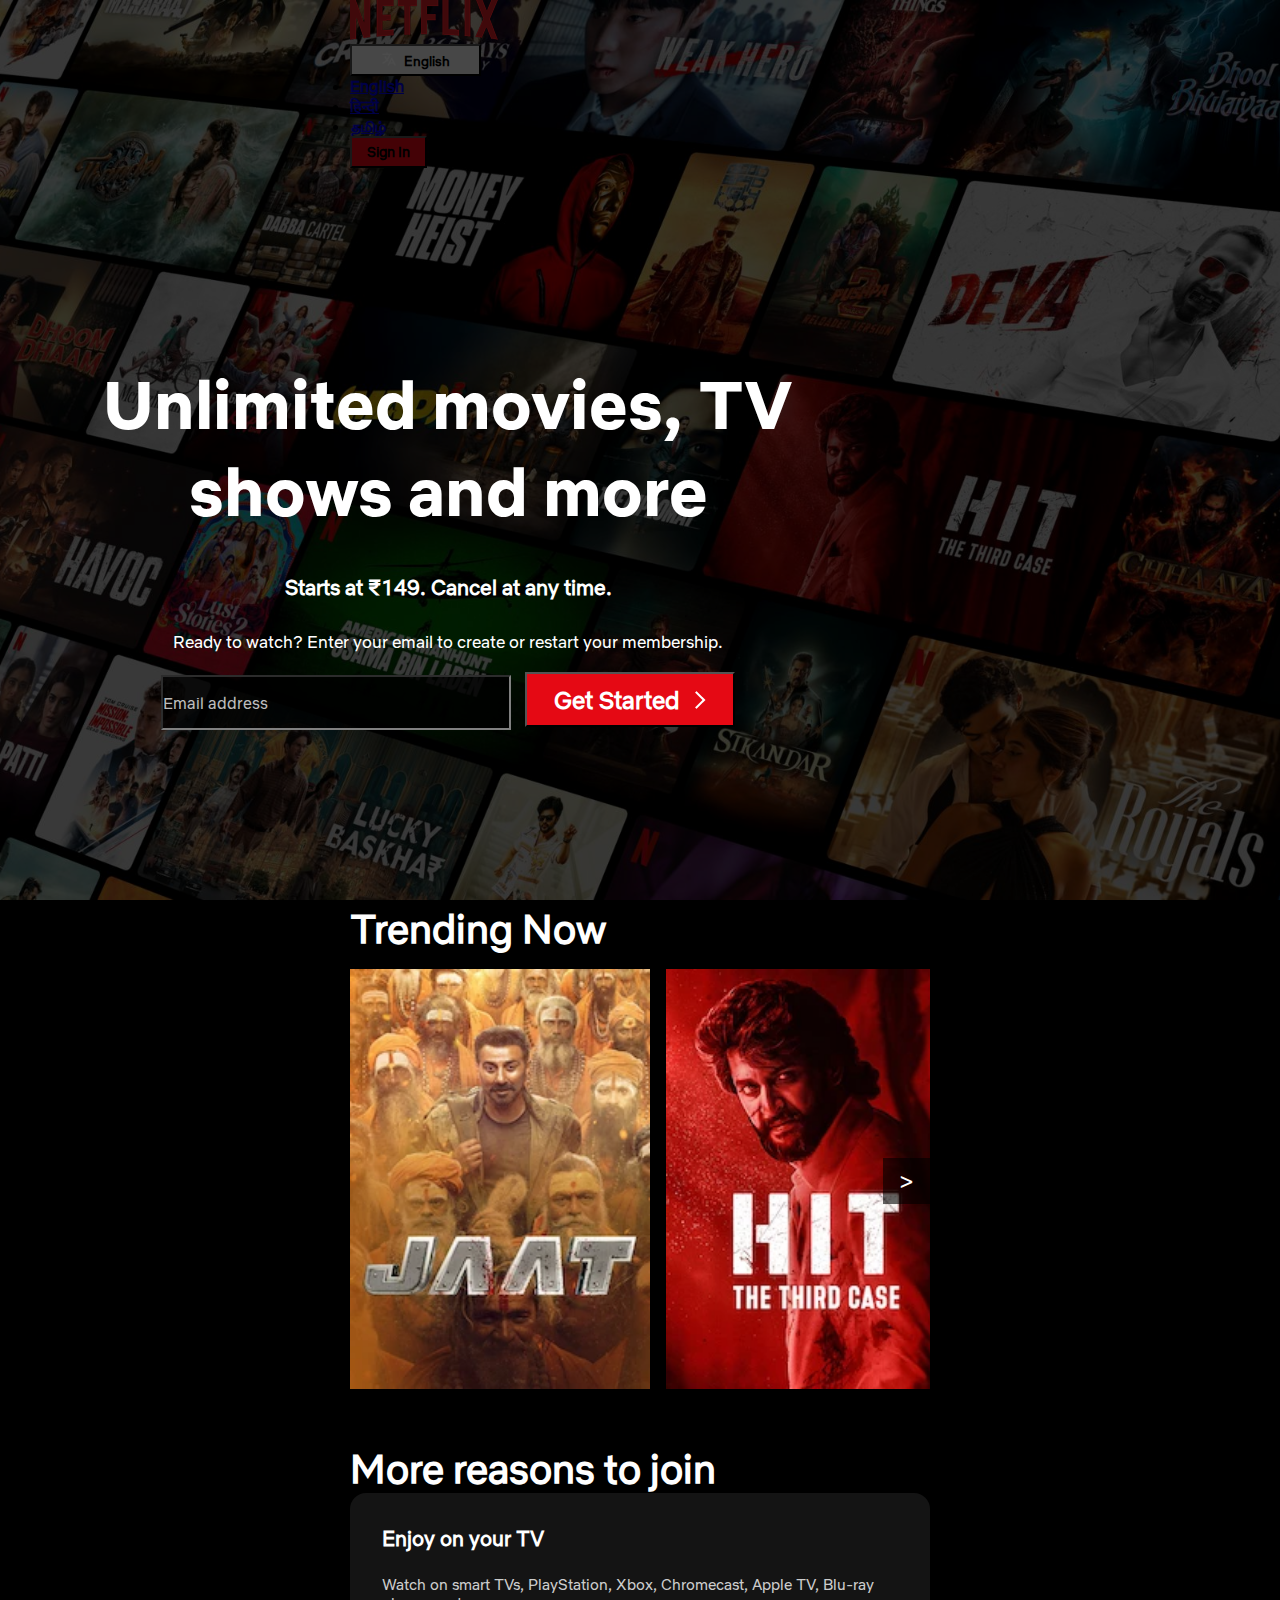
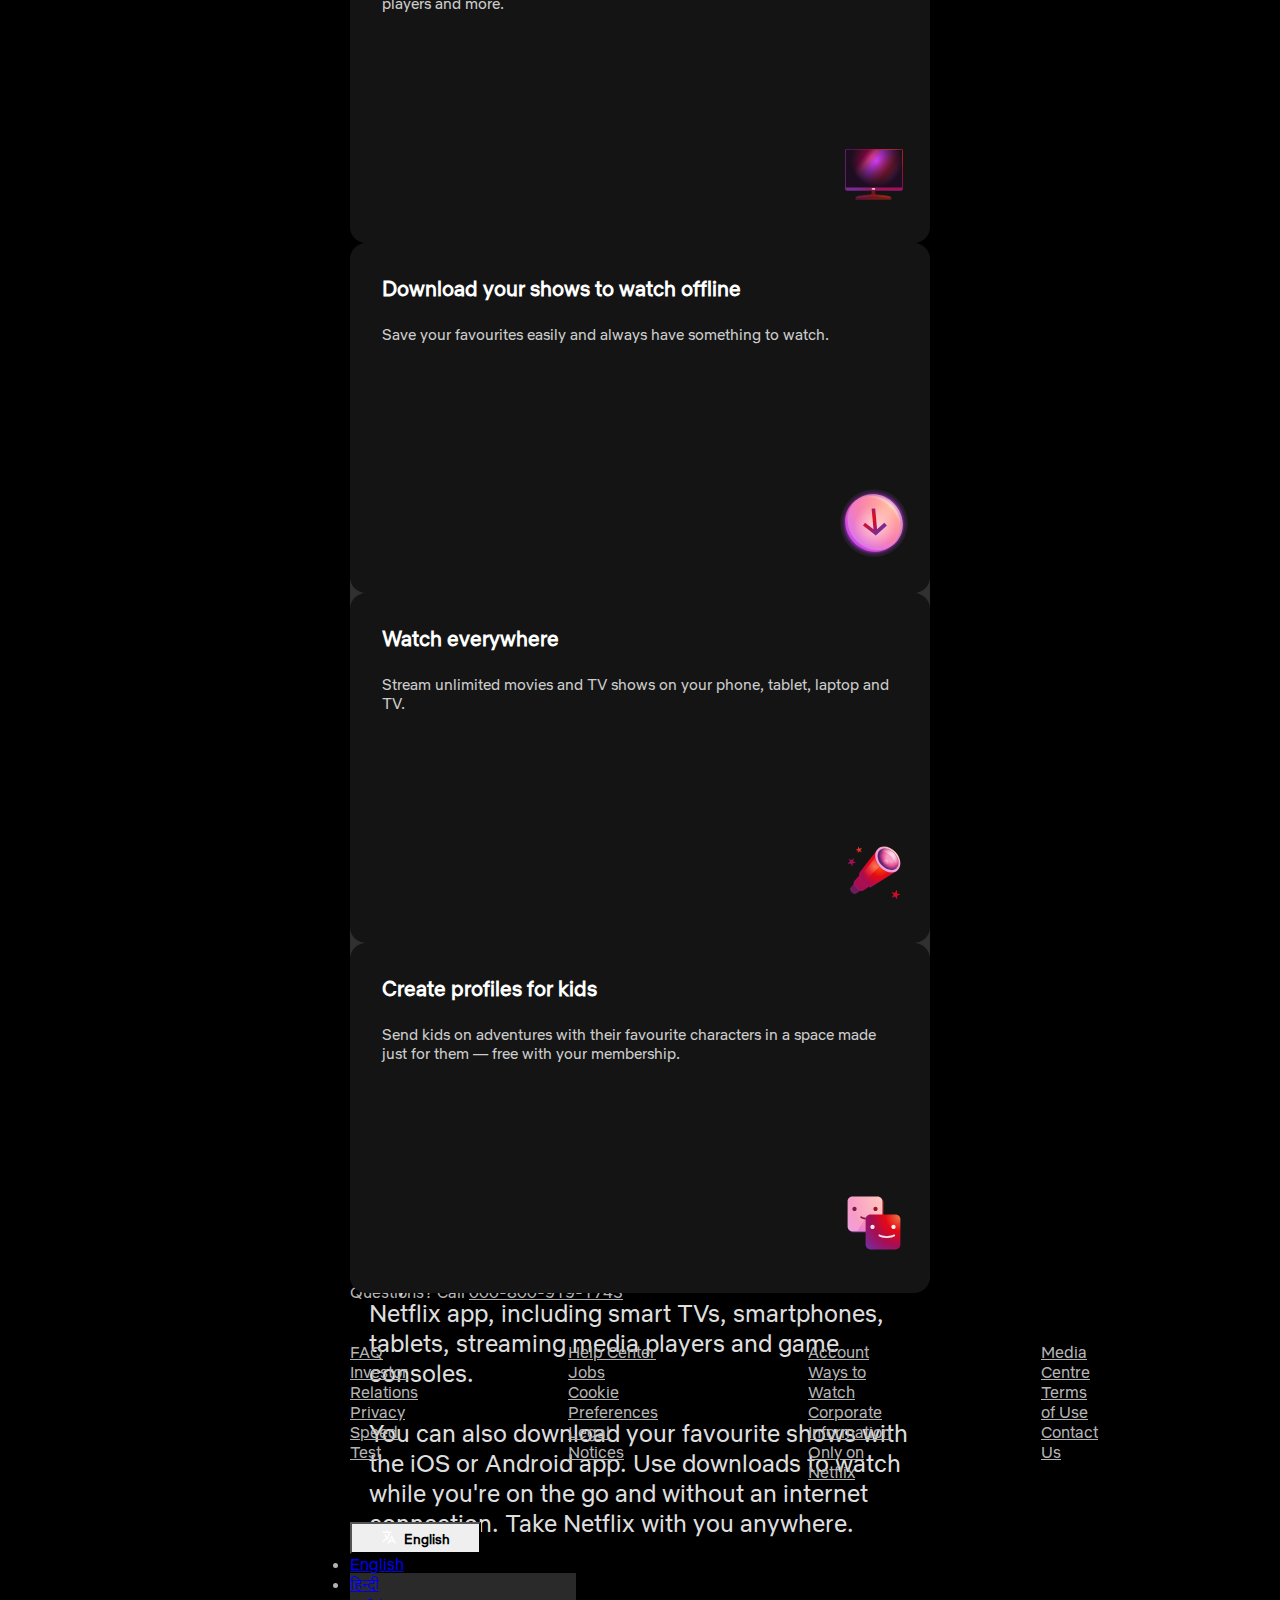
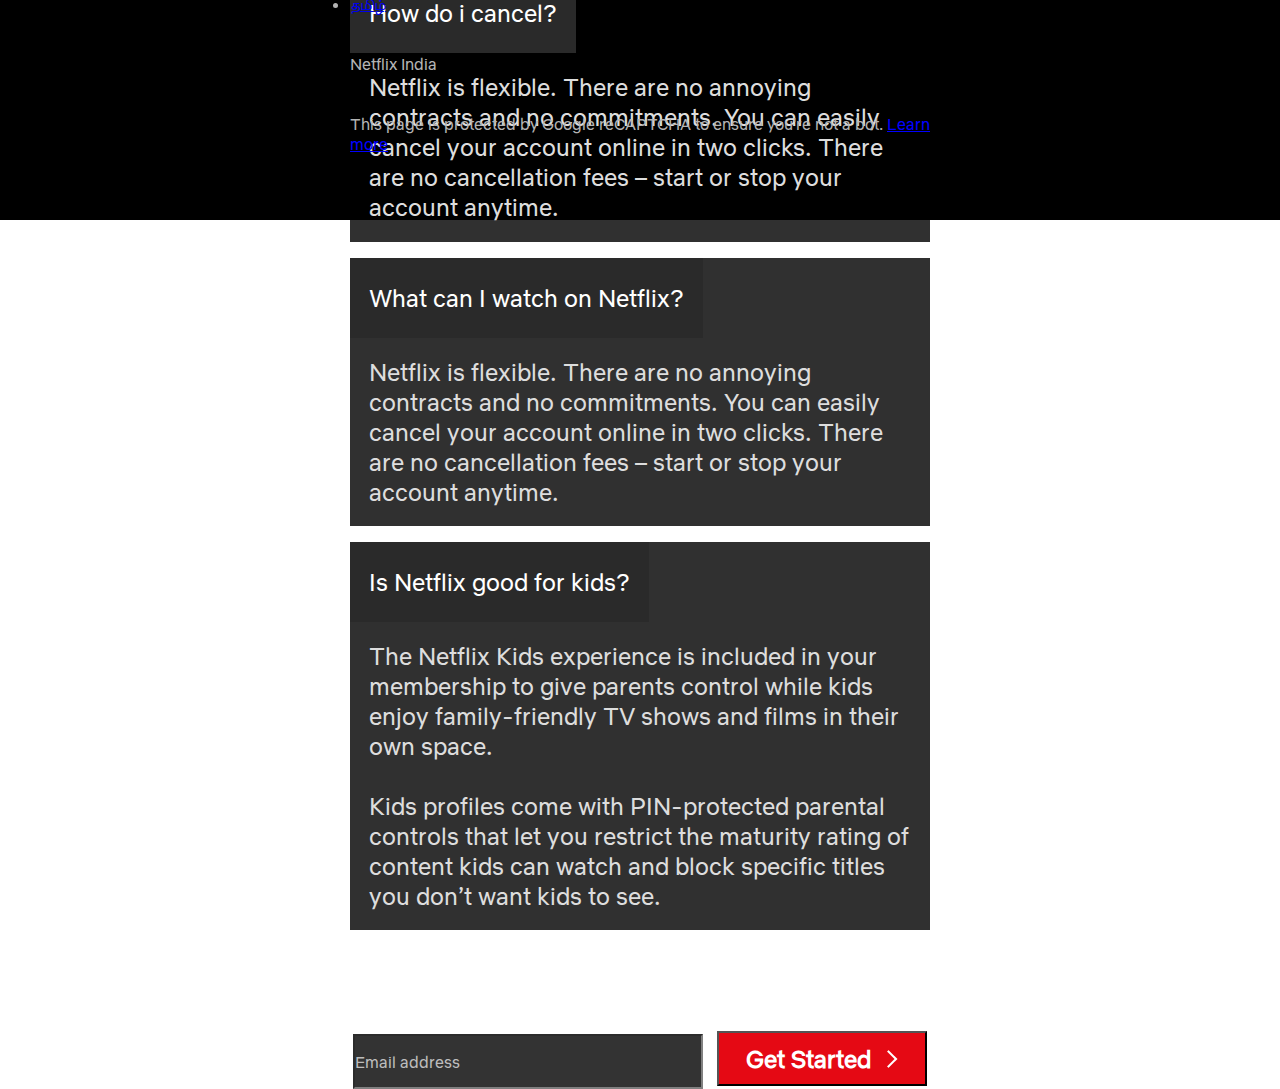
<file: index.html>
<!DOCTYPE html>
<html lang="en">

<head>
    <meta charset="UTF-8" />
    <meta name="viewport" content="width=device-width, initial-scale=1.0" />
    <title>Netflix</title>
    <link rel="stylesheet" href="./styles/styles.css" />
    <link href="https://cdn.jsdelivr.net/npm/bootstrap@5.3.6/dist/css/bootstrap.min.css" rel="stylesheet"
        integrity="sha384-4Q6Gf2aSP4eDXB8Miphtr37CMZZQ5oXLH2yaXMJ2w8e2ZtHTl7GptT4jmndRuHDT" crossorigin="anonymous" />
    <script src="https://cdn.jsdelivr.net/npm/@popperjs/core@2.11.8/dist/umd/popper.min.js"
        integrity="sha384-I7E8VVD/ismYTF4hNIPjVp/Zjvgyol6VFvRkX/vR+Vc4jQkC+hVqc2pM8ODewa9r"
        crossorigin="anonymous"></script>
    <script src="https://cdn.jsdelivr.net/npm/bootstrap@5.3.6/dist/js/bootstrap.min.js"
        integrity="sha384-RuyvpeZCxMJCqVUGFI0Do1mQrods/hhxYlcVfGPOfQtPJh0JCw12tUAZ/Mv10S7D"
        crossorigin="anonymous"></script>
</head>

<body>
    <div class="landing-page">
        <div class="overlay"></div>
        <nav class="navbar navbar-expand-lg px-4">
            <a class="navbar-brand" href="#">
                <img src="./styles/images/Wordmark.png" alt="Logo" height="40" />
            </a>

            <div class="ms-auto d-flex align-items-center gap-2">
                <!-- Language Dropdown -->
                <div class="dropdown">
                    <button
                        class="dropdown-button btn btn-outline-light dropdown-toggle d-flex align-items-center justify-content-center gap-2"
                        type="button" data-bs-toggle="dropdown" aria-expanded="false">
                        <img class="img-lang" src="./styles/images/Vector.png" alt="icon" />
                        English
                    </button>
                    <ul class="dropdown-menu dropdown-menu-end">
                        <li><a class="dropdown-item" href="#">English</a></li>
                        <li><a class="dropdown-item" href="#">हिन्दी</a></li>
                        <li><a class="dropdown-item" href="#">தமிழ்</a></li>
                    </ul>
                </div>

                <a href="./signIn.html">

                    <button class="signin btn btn-danger d-flex align-items-center justify-content-center">
                        Sign In
                    </button>
                </a>
            </div>
        </nav>
        <div class="hero-content">
            <div class="heading-hero">
                <h1>Unlimited movies, TV shows and more</h1>
            </div>
            <div class="subhead-hero">
                <h4>Starts at ₹149. Cancel at any time.</h4>
            </div>
            <div class="p-hero">
                <p>
                    Ready to watch? Enter your email to create or restart your membership.
            </div>
            </p>
            <div class="input-group">
                <input type="email" class="form-control" placeholder="Email address" />
                <button class="get-started btn btn-danger" type="button">Get Started <img
                        src="./styles/images/greaterthan.png" alt=">"></button>
            </div>
        </div>
    </div>

    <div class="trending-now">


        <div class="container mt-5">
            <h2 class="mb-3 trending-title">Trending Now</h2>
            <div class="carousel-wrapper">
                <button class="carousel-btn left" id="btn-left">&lt;</button>
                <div class="carousel-container" id="carousel">

                    <div class="card bg-secondary">
                        <div class="image-wrapper">
                            <img src="./styles/images/Trending-card/AAAABYUCgDPIk4LvnEw_j-dC5ca65oxm4yP2Z7RFKlRcN6WYzCwNA4MhTNqTRrSAK9zND3cSjrYEpbQculmTCXPD09ZbvdCosdbuOjc.webp"
                                class="card-img-top" alt="image">
                            <!-- <img src="./styles/images/1.png" class="number" alt="num"> -->
                        </div>
                    </div>
                    <div class="card bg-secondary">
                        <img src="./styles/images/Trending-card/AAAABYGL4_ns5MGTE5-Yd3ZQVB5apyY9yxQ39lxjT_27ehdoGzrxRwNc4osgXEeifcv9yO_MgMySL-p6hMxtQZnIEkZmyglIJ7wm7ik.webp"
                            class="card-img-top" alt="image">
                    </div>
                    <div class="card bg-secondary">
                        <img src="./styles/images/Trending-card/AAAABQqOh2yhpKE8385dV9hjlxxXtG63RjSjrlNOkx2yLuGMYe8JFTnA9ScVsioAhTa9Ds34ERhB2R4aBFUng1j54IFwl5JvjgVmGEU.webp"
                            class="card-img-top" alt="image">
                    </div>
                    <div class="card bg-secondary">
                        <img src="./styles/images/Trending-card/AAAABWtQdcUd4n6VKz6HTm_IbI2cOq0VDU7fDQpomIXBLuCYqtJ4j8hj2pz7j6spnX2osjRgTMJQ9xkMieYZWqC6xC8G4tGlTLJBm3I.webp"
                            class="card-img-top" alt="image">
                    </div>
                    <div class="card bg-secondary">
                        <img src="./styles/images/Trending-card/AAAABYVcRfFB91jy3f8-_Alb6H4RUzqXFRA7ejjOfCOXF20XLRVeCyT3ZFEimKbZAimt2ayVUWXSnp6ApNxpoK0mA3XzJD__irrDkdMD6lDrOFPSvQqP8s0xn2dNBaU9JxIu4lUd.webp"
                            class="card-img-top" alt="image">
                    </div>
                    <div class="card bg-secondary">
                        <img src="./styles/images/Trending-card/AAAABZFBdXweIqorvQIPkQbuKg9rFcZJJ8yCUzSX1ySYOsmrcMeUgLlY3YWvFcXee7lFjHwMT_Ofd03ttH-rTzAHPZskA6K-f4imBAY.webp"
                            class="card-img-top" alt="image">
                    </div>
                    <div class="card bg-secondary">
                        <img src="./styles/images/Trending-card/AAAABUbEuw4gn448vhUbeTgwsmEsA4ZhBFHAbPyFyAk414jH72BDs0ALdA2TEDez1mRZHuyUjlpB_EL0LxkrymlRyHs2joUg2Izzl4Q.webp"
                            class="card-img-top" alt="image">
                    </div>
                    <div class="card bg-secondary">
                        <img src="./styles/images/Trending-card/AAAABf4wStrKekb1hEKRFD141eOa8rGZTWJK1QxVF2zxvJDivIDqQMNDUmh_d33HVtAxToXkZlAeLEzdhxPXCskBuNsi4X_wSv2Brzk.webp"
                            class="card-img-top" alt="image">
                    </div>
                    <div class="card bg-secondary">
                        <img src="./styles/images/Trending-card/AAAABcBQAzZgCcAJyLKGf0x3EjJHKr1h1oCRUQDfVspaHXampP-RjiOkIRlWBz7ViFOvUI1EdPSRcxoOPmB7paPLi52W4OmQZJ4NDMQ.webp"
                            class="card-img-top" alt="image">
                    </div>
                    <div class="card bg-secondary">
                        <img src="./styles/images/Trending-card/AAAABa2fSipl5PZ4Yp1Zg-jbdAUQiRU5X9KqEG3w_6Z21aphltfxA4PNYA98JIJtUmACk8DQJq7BeHJJeFjXQ7aiCxtmvRY98kBzRjJW_C9i6gjz_NJ3pnL1CQuIJpNAdZ71NgRV.webp"
                            class="card-img-top" alt="image">
                    </div>

                </div>
                <button class="carousel-btn right" id="btn-right">&gt;</button>


            </div>
        </div>
    </div>
    <div class="more-reason-to-join">



        <div class="container ">
            <h2 class="mb-5 more-reason-title">More reasons to join</h2>
            <div class="row row-cols-1 row-cols-md-4 g-4">

                <div class="col">
                    <div class="reason-card">

                        <div class="reason-title">Enjoy on your TV</div>
                        <div class="reason-description">Watch on smart TVs, PlayStation, Xbox, Chromecast, Apple TV,
                            Blu-ray
                            players and more.</div>
                        <div class="icon"><svg width="72" height="72" viewBox="0 0 72 72" fill="none">
                                <g id="television-core-small">
                                    <path id="Vector" fill-rule="evenodd" clip-rule="evenodd"
                                        d="M37.2 53.3992C37.2 52.7365 36.6628 52.1992 36 52.1992H34.8C34.1373 52.1992 33.6 52.7365 33.6 53.3992V56.2636C33.6 56.9129 33.0834 57.4433 32.4347 57.4739C30.3013 57.5744 28.1719 57.7834 26.0546 58.1011L19.444 59.0926C18.2692 59.2688 17.4 60.2782 17.4 61.4662V62.0992C17.4 62.4304 17.6686 62.6992 18 62.6992H52.8C53.1314 62.6992 53.4 62.4304 53.4 62.0992V61.4662C53.4 60.2782 52.5309 59.2688 51.3561 59.0926L44.7454 58.1011C42.6282 57.7834 40.4987 57.5744 38.3653 57.4739C37.7167 57.4433 37.2 56.9129 37.2 56.2636V53.3992Z"
                                        fill="url(#paint0_radial_5179_1308)"></path>
                                    <path id="Vector_2"
                                        d="M18.6 60.7388C18.6 60.2306 18.9587 59.796 19.4602 59.711C22.0196 59.2775 29.7585 58.0508 35.4 58.0508C41.0415 58.0508 48.7804 59.2775 51.3398 59.711C51.8412 59.796 52.2 60.2306 52.2 60.7388C52.2 60.902 52.0575 61.0268 51.8967 61.0004C50.1219 60.707 40.9704 59.2409 35.4 59.2409C29.8295 59.2409 20.678 60.707 18.9033 61.0004C18.7425 61.0268 18.6 60.902 18.6 60.7388Z"
                                        fill="url(#paint1_radial_5179_1308)"></path>
                                    <path id="Vector_3"
                                        d="M63 12H8.99995C8.00584 12 7.19995 12.8059 7.19995 13.8V51.6C7.19995 52.5941 8.00584 53.4 8.99995 53.4H63C63.9941 53.4 64.8 52.5941 64.8 51.6V13.8C64.8 12.8059 63.9941 12 63 12Z"
                                        fill="url(#paint2_linear_5179_1308)"></path>
                                    <path id="Vector_4"
                                        d="M63 12H8.99995C8.00584 12 7.19995 12.8059 7.19995 13.8V51.6C7.19995 52.5941 8.00584 53.4 8.99995 53.4H63C63.9941 53.4 64.8 52.5941 64.8 51.6V13.8C64.8 12.8059 63.9941 12 63 12Z"
                                        fill="url(#paint3_radial_5179_1308)"></path>
                                    <path id="Vector_5" fill-rule="evenodd" clip-rule="evenodd"
                                        d="M8.99995 12.6H63C63.663 12.6 64.2 13.1372 64.2 13.8V50.4H7.79995V13.8C7.79995 13.1372 8.33719 12.6 8.99995 12.6ZM7.19995 50.4V13.8C7.19995 12.8059 8.00581 12 8.99995 12H63C63.9942 12 64.8 12.8059 64.8 13.8V50.4V51.6C64.8 52.5941 63.9942 53.4 63 53.4H8.99995C8.00581 53.4 7.19995 52.5941 7.19995 51.6V50.4Z"
                                        fill="url(#paint4_radial_5179_1308)"></path>
                                    <path id="Vector_6"
                                        d="M35.4 52.8C36.3941 52.8 37.2 52.3971 37.2 51.9C37.2 51.4029 36.3941 51 35.4 51C34.4059 51 33.6 51.4029 33.6 51.9C33.6 52.3971 34.4059 52.8 35.4 52.8Z"
                                        fill="url(#paint5_radial_5179_1308)"></path>
                                </g>
                                <defs>
                                    <radialGradient id="paint0_radial_5179_1308" cx="0" cy="0" r="1"
                                        gradientUnits="userSpaceOnUse"
                                        gradientTransform="translate(50.3269 49.3723) rotate(118.526) scale(55.1579 46.2871)">
                                        <stop stop-color="#802600"></stop>
                                        <stop offset="0.333333" stop-color="#6F181D"></stop>
                                        <stop offset="0.666667" stop-color="#5B1333"></stop>
                                        <stop offset="1" stop-color="#391945"></stop>
                                    </radialGradient>
                                    <radialGradient id="paint1_radial_5179_1308" cx="0" cy="0" r="1"
                                        gradientUnits="userSpaceOnUse"
                                        gradientTransform="translate(48.1077 53.6128) rotate(158.116) scale(32.7275 42.219)">
                                        <stop stop-color="#99421D"></stop>
                                        <stop offset="0.333333" stop-color="#99161D"></stop>
                                        <stop offset="0.666667" stop-color="#7D1845"></stop>
                                        <stop offset="1" stop-color="#59216E"></stop>
                                    </radialGradient>
                                    <linearGradient id="paint2_linear_5179_1308" x1="10.4727" y1="14.9572" x2="56.1755"
                                        y2="51.4814" gradientUnits="userSpaceOnUse">
                                        <stop stop-color="#99161D"></stop>
                                        <stop offset="0.245283" stop-color="#CA005B"></stop>
                                        <stop offset="0.346698" stop-color="#FF479A"></stop>
                                        <stop offset="0.46934" stop-color="#CC3CFF"></stop>
                                        <stop offset="0.735849" stop-color="#BC1A22"></stop>
                                        <stop offset="1" stop-color="#C94FF5"></stop>
                                    </linearGradient>
                                    <radialGradient id="paint3_radial_5179_1308" cx="0" cy="0" r="1"
                                        gradientUnits="userSpaceOnUse"
                                        gradientTransform="translate(38.6181 23.8286) rotate(90) scale(25.9571 25.8545)">
                                        <stop stop-color="#1C0E20" stop-opacity="0"></stop>
                                        <stop offset="1" stop-color="#1C0E20"></stop>
                                    </radialGradient>
                                    <radialGradient id="paint4_radial_5179_1308" cx="0" cy="0" r="1"
                                        gradientUnits="userSpaceOnUse"
                                        gradientTransform="translate(54 20.1938) rotate(144.293) scale(47.2897 44.8232)">
                                        <stop stop-color="#EF7744"></stop>
                                        <stop offset="0.333333" stop-color="#E50914"></stop>
                                        <stop offset="0.666667" stop-color="#A70D53"></stop>
                                        <stop offset="1" stop-color="#792A95"></stop>
                                    </radialGradient>
                                    <radialGradient id="paint5_radial_5179_1308" cx="0" cy="0" r="1"
                                        gradientUnits="userSpaceOnUse"
                                        gradientTransform="translate(36.525 51.3562) rotate(135) scale(4.58735)">
                                        <stop stop-color="#FFDCCC"></stop>
                                        <stop offset="0.333333" stop-color="#FFBDC0"></stop>
                                        <stop offset="0.666667" stop-color="#F89DC6"></stop>
                                        <stop offset="1" stop-color="#E4A1FA"></stop>
                                    </radialGradient>
                                </defs>
                            </svg></div>
                    </div>
                </div>

                <div class="col">
                    <div class="reason-card ">

                        <div class="reason-title">Download your shows to watch offline</div>
                        <div class="reason-description">Save your favourites easily and always have something to watch.
                        </div>
                        <div class="icon"><svg width="72" height="72" viewBox="0 0 72 72" fill="none">
                                <g id="download-core-small">
                                    <path id="Vector"
                                        d="M36 70.2008C54.8882 70.2008 70.2001 54.8889 70.2001 36.0008C70.2001 17.1126 54.8882 1.80078 36 1.80078C17.1119 1.80078 1.80005 17.1126 1.80005 36.0008C1.80005 54.8889 17.1119 70.2008 36 70.2008Z"
                                        fill="url(#paint0_radial_5179_7940)"></path>
                                    <path id="Vector_2" opacity="0.4"
                                        d="M64.7658 36.195C65.5206 51.5916 53.7908 63.5824 38.5668 62.977C23.3428 62.3722 10.3893 49.4 9.63446 34.0034C8.87954 18.6068 20.6091 6.61594 35.8331 7.22116C51.0571 7.82638 64.0104 20.7984 64.7658 36.195Z"
                                        fill="url(#paint1_radial_5179_7940)"></path>
                                    <path id="Vector_3"
                                        d="M62.3657 37.9958C63.1205 53.3924 51.3908 65.3832 36.1668 64.7778C20.9428 64.173 7.9893 51.2008 7.23444 35.8041C6.47952 20.4075 18.2091 8.41672 33.4331 9.02194C48.6571 9.62716 61.6103 22.5992 62.3657 37.9958Z"
                                        fill="url(#paint2_radial_5179_7940)"></path>
                                    <path id="Vector_4" opacity="0.5"
                                        d="M64.7658 36.195C65.5206 51.5916 53.7908 63.5824 38.5668 62.977C23.3428 62.3722 10.3893 49.4 9.63446 34.0034C8.87954 18.6068 20.6091 6.61594 35.8331 7.22116C51.0571 7.82638 64.0104 20.7984 64.7658 36.195Z"
                                        fill="url(#paint3_radial_5179_7940)"></path>
                                    <path id="Vector_5" opacity="0.6"
                                        d="M36.9 60.6C48.6636 60.6 58.2 51.0637 58.2 39.3C58.2 27.5363 48.6636 18 36.9 18C25.1363 18 15.6 27.5363 15.6 39.3C15.6 51.0637 25.1363 60.6 36.9 60.6Z"
                                        fill="url(#paint4_radial_5179_7940)"></path>
                                    <path id="Vector_6" fill-rule="evenodd" clip-rule="evenodd"
                                        d="M39.0849 42.2727L46.3387 35.76L48.8945 38.5142L38.9118 47.477L37.8466 48.4333L36.6071 47.477L24.9899 38.5142L27.0434 35.76L35.4849 42.2727L33.6 21.6016H37.2L39.0849 42.2727Z"
                                        fill="url(#paint5_radial_5179_7940)"></path>
                                    <path id="Vector_7" opacity="0.4" fill-rule="evenodd" clip-rule="evenodd"
                                        d="M61.6566 34.9618C61.7832 35.3893 62.391 35.3233 62.3694 34.878C61.6962 21.1369 50.1509 9.55975 36.5817 9.01957C34.4606 8.93515 32.4155 9.12541 30.4772 9.55909C30.0745 9.64915 30.1575 10.2082 30.5697 10.2246C45.0094 10.7979 57.6246 21.2971 61.6566 34.9618Z"
                                        fill="url(#paint6_radial_5179_7940)"></path>
                                </g>
                                <defs>
                                    <radialGradient id="paint0_radial_5179_7940" cx="0" cy="0" r="1"
                                        gradientUnits="userSpaceOnUse"
                                        gradientTransform="translate(36.0001 36.1837) rotate(-90) scale(34.3829)">
                                        <stop offset="0.782019" stop-color="#982DBE"></stop>
                                        <stop offset="0.906819" stop-color="#B038DC" stop-opacity="0.2"></stop>
                                        <stop offset="1" stop-color="#E4A1FA" stop-opacity="0"></stop>
                                    </radialGradient>
                                    <radialGradient id="paint1_radial_5179_7940" cx="0" cy="0" r="1"
                                        gradientUnits="userSpaceOnUse"
                                        gradientTransform="translate(52.9937 20.0992) rotate(135) scale(49.9836)">
                                        <stop stop-color="#FFDCCC"></stop>
                                        <stop offset="0.333333" stop-color="#FFBDC0"></stop>
                                        <stop offset="0.666667" stop-color="#F89DC6"></stop>
                                        <stop offset="1" stop-color="#E4A1FA"></stop>
                                    </radialGradient>
                                    <radialGradient id="paint2_radial_5179_7940" cx="0" cy="0" r="1"
                                        gradientUnits="userSpaceOnUse"
                                        gradientTransform="translate(52.7999 19.6937) rotate(135) scale(53.1037)">
                                        <stop stop-color="#FFA984"></stop>
                                        <stop offset="0.333333" stop-color="#FF787F"></stop>
                                        <stop offset="0.666667" stop-color="#F45FA2"></stop>
                                        <stop offset="1" stop-color="#C44AF1"></stop>
                                    </radialGradient>
                                    <radialGradient id="paint3_radial_5179_7940" cx="0" cy="0" r="1"
                                        gradientUnits="userSpaceOnUse"
                                        gradientTransform="translate(52.9937 20.0992) rotate(135) scale(49.9836)">
                                        <stop stop-color="#FFDCCC"></stop>
                                        <stop offset="0.333333" stop-color="#FFBDC0"></stop>
                                        <stop offset="0.666667" stop-color="#F89DC6"></stop>
                                        <stop offset="1" stop-color="#E4A1FA"></stop>
                                    </radialGradient>
                                    <radialGradient id="paint4_radial_5179_7940" cx="0" cy="0" r="1"
                                        gradientUnits="userSpaceOnUse"
                                        gradientTransform="translate(36.9 39.3) scale(21.3)">
                                        <stop stop-color="white"></stop>
                                        <stop offset="1" stop-color="white" stop-opacity="0"></stop>
                                    </radialGradient>
                                    <radialGradient id="paint5_radial_5179_7940" cx="0" cy="0" r="1"
                                        gradientUnits="userSpaceOnUse"
                                        gradientTransform="translate(31.2 32.1016) rotate(39.5226) scale(15.5567)">
                                        <stop stop-color="#EF7744"></stop>
                                        <stop offset="0.2406" stop-color="#E50914"></stop>
                                        <stop offset="1" stop-color="#792A95"></stop>
                                    </radialGradient>
                                    <radialGradient id="paint6_radial_5179_7940" cx="0" cy="0" r="1"
                                        gradientUnits="userSpaceOnUse"
                                        gradientTransform="translate(50.7 21.3) rotate(-180) scale(30)">
                                        <stop stop-color="white"></stop>
                                        <stop offset="1" stop-color="white" stop-opacity="0"></stop>
                                    </radialGradient>
                                </defs>
                            </svg></div>
                    </div>
                </div>

                <div class="col">
                    <div class="reason-card ">

                        <div class="reason-title">Watch everywhere</div>
                        <div class="reason-description">Stream unlimited movies and TV shows on your phone, tablet,
                            laptop
                            and TV.</div>
                        <div class="icon"><svg width="72" height="72" viewBox="0 0 72 72" fill="none">
                                <g id="telescope-core-small">
                                    <path id="Vector"
                                        d="M24.0492 36.6016L33.6 46.3898L17.8029 56.8633C17.8029 56.8633 15.8891 57.6983 13.625 55.2638C11.361 52.8293 12.1235 51.238 12.1235 51.238L24.0492 36.6016Z"
                                        fill="url(#paint0_radial_5179_1664)"></path>
                                    <path id="Vector_2"
                                        d="M25.0344 34.1992L36 46.151L25.0616 53.8043C25.0616 53.8043 21.8289 55.0984 18.0987 51.0172C14.3686 46.9358 15.9198 44.5105 15.9198 44.5105L25.0344 34.1992Z"
                                        fill="url(#paint1_radial_5179_1664)"></path>
                                    <path id="Vector_3"
                                        d="M39 13.0195L59.1 33.6788L32.5325 50.4142C32.5325 50.4142 28.7459 50.2552 24.3978 45.4897C20.0498 40.7243 21.4096 35.8101 21.4096 35.8101L39 13.0195Z"
                                        fill="url(#paint2_radial_5179_1664)"></path>
                                    <path id="Vector_4"
                                        d="M57.6709 15.3516C63.1044 21.2807 63.9858 29.2883 59.6386 33.2371C55.2916 37.186 47.3628 35.5806 41.9292 29.6515C36.4954 23.7224 35.6145 15.7148 39.9615 11.766C44.3084 7.81716 52.2372 9.42252 57.6709 15.3516Z"
                                        fill="url(#paint3_radial_5179_1664)"></path>
                                    <path id="Vector_5"
                                        d="M58.3787 31.255C54.8121 34.5032 48.2143 33.0817 43.6421 28.0798C39.07 23.078 38.2547 16.39 41.8213 13.1419C45.3879 9.89364 51.9857 11.3152 56.5579 16.3171C61.1298 21.3189 61.9452 28.0069 58.3787 31.255Z"
                                        fill="url(#paint4_radial_5179_1664)"></path>
                                    <path id="Vector_6" opacity="0.85"
                                        d="M59.6783 28.823C60.576 24.1785 59.6544 20.5934 56.1603 16.6199C52.6662 12.6464 47.3508 10.8657 43.7796 12.7598C39.371 15.098 48.3734 13.5961 53.4577 19.5815C57.8259 24.724 58.8516 33.1009 59.6783 28.823Z"
                                        fill="url(#paint5_radial_5179_1664)"></path>
                                    <path id="Vector_7" opacity="0.4"
                                        d="M50.3979 25.2452C50.4549 26.7239 49.2932 27.7677 47.8032 27.5766C46.3131 27.3856 45.059 26.032 45.002 24.5532C44.945 23.0745 46.1067 22.0307 47.5968 22.2218C49.0868 22.4128 50.341 23.7664 50.3979 25.2452Z"
                                        fill="url(#paint6_radial_5179_1664)"></path>
                                    <path id="Vector_8" opacity="0.6"
                                        d="M36.9217 21.0039L26.4258 34.3627C26.3297 36.4604 28.2903 39.5534 30.0334 40.8344L41.2345 29.9105C39.6 28.2005 36.9591 24.1025 36.9217 21.0039Z"
                                        fill="url(#paint7_radial_5179_1664)"></path>
                                    <path id="Vector_9" fill-rule="evenodd" clip-rule="evenodd"
                                        d="M20.0576 9.60156L21.479 11.7187L24 11.0654L22.3575 13.0272L23.7789 15.1444L21.3424 14.2397L19.7 16.2016L19.8365 13.6806L17.4 12.7759L19.9209 12.1225L20.0576 9.60156ZM58.776 52.8016L58.9623 56.4685L62.4 57.4188L59.0774 58.7347L59.2637 62.4016L57.0239 59.548L53.7014 60.8638L55.6397 57.7843L53.4 54.9307L56.8377 55.8811L58.776 52.8016ZM15.206 24.2101L15.8768 21.0016L13.4793 23.1964L10.6853 21.5563L11.9975 24.553L9.59998 26.7478L12.8085 26.405L14.1207 29.4016L14.7915 26.1931L18 25.8502L15.206 24.2101Z"
                                        fill="url(#paint8_linear_5179_1664)"></path>
                                </g>
                                <defs>
                                    <radialGradient id="paint0_radial_5179_1664" cx="0" cy="0" r="1"
                                        gradientUnits="userSpaceOnUse"
                                        gradientTransform="translate(36.6875 32.7016) rotate(135) scale(34.9134)">
                                        <stop stop-color="#99421D"></stop>
                                        <stop offset="0.333333" stop-color="#99161D"></stop>
                                        <stop offset="0.666667" stop-color="#7D1845"></stop>
                                        <stop offset="1" stop-color="#59216E"></stop>
                                    </radialGradient>
                                    <radialGradient id="paint1_radial_5179_1664" cx="0" cy="0" r="1"
                                        gradientUnits="userSpaceOnUse"
                                        gradientTransform="translate(42.5937 27.2992) rotate(135) scale(44.5477 44.5279)">
                                        <stop stop-color="#EF7744"></stop>
                                        <stop offset="0.333333" stop-color="#E50914"></stop>
                                        <stop offset="0.666667" stop-color="#A70D53"></stop>
                                        <stop offset="1" stop-color="#792A95"></stop>
                                    </radialGradient>
                                    <radialGradient id="paint2_radial_5179_1664" cx="0" cy="0" r="1"
                                        gradientUnits="userSpaceOnUse"
                                        gradientTransform="translate(42.3 29.106) rotate(135) scale(31.8127)">
                                        <stop stop-color="#FB540D"></stop>
                                        <stop offset="0.333333" stop-color="#E50914"></stop>
                                        <stop offset="0.666667" stop-color="#A70D53"></stop>
                                        <stop offset="1" stop-color="#792A95"></stop>
                                    </radialGradient>
                                    <radialGradient id="paint3_radial_5179_1664" cx="0" cy="0" r="1"
                                        gradientUnits="userSpaceOnUse"
                                        gradientTransform="translate(57.675 14.7078) rotate(134.326) scale(24.0433 24.0367)">
                                        <stop stop-color="#FFDCCC"></stop>
                                        <stop offset="0.333333" stop-color="#FFBDC0"></stop>
                                        <stop offset="0.666667" stop-color="#F89DC6"></stop>
                                        <stop offset="1" stop-color="#E4A1FA"></stop>
                                    </radialGradient>
                                    <radialGradient id="paint4_radial_5179_1664" cx="0" cy="0" r="1"
                                        gradientUnits="userSpaceOnUse"
                                        gradientTransform="translate(52.1305 21.273) rotate(141.875) scale(9.87138 12.8159)">
                                        <stop offset="0.307292" stop-color="#F89DC6"></stop>
                                        <stop offset="0.645392" stop-color="#E75094"></stop>
                                        <stop offset="1" stop-color="#59216E"></stop>
                                    </radialGradient>
                                    <radialGradient id="paint5_radial_5179_1664" cx="0" cy="0" r="1"
                                        gradientUnits="userSpaceOnUse"
                                        gradientTransform="translate(55.8 15.6) rotate(135) scale(13.1522)">
                                        <stop stop-color="white"></stop>
                                        <stop offset="1" stop-color="white" stop-opacity="0"></stop>
                                    </radialGradient>
                                    <radialGradient id="paint6_radial_5179_1664" cx="0" cy="0" r="1"
                                        gradientUnits="userSpaceOnUse"
                                        gradientTransform="translate(49.2362 22.9648) rotate(131.079) scale(5.08644 6.006)">
                                        <stop stop-color="white"></stop>
                                        <stop offset="1" stop-color="white" stop-opacity="0"></stop>
                                    </radialGradient>
                                    <radialGradient id="paint7_radial_5179_1664" cx="0" cy="0" r="1"
                                        gradientUnits="userSpaceOnUse"
                                        gradientTransform="translate(36.8758 29.1353) rotate(137.622) scale(13.5764)">
                                        <stop stop-color="#FFA984"></stop>
                                        <stop offset="1" stop-color="#F7636B" stop-opacity="0"></stop>
                                    </radialGradient>
                                    <linearGradient id="paint8_linear_5179_1664" x1="44.65" y1="27.9016" x2="24.25"
                                        y2="48.3016" gradientUnits="userSpaceOnUse">
                                        <stop stop-color="#EF7744"></stop>
                                        <stop offset="0.333333" stop-color="#E50914"></stop>
                                        <stop offset="0.666667" stop-color="#A70D53"></stop>
                                        <stop offset="1" stop-color="#792A95"></stop>
                                    </linearGradient>
                                </defs>
                            </svg>
                        </div>
                    </div>
                </div>
                <div class="col">
                    <div class="reason-card">

                        <div class="reason-title">Create profiles for kids</div>
                        <div class="reason-description">Send kids on adventures with their favourite characters in a
                            space
                            made just for them — free with your membership.</div>
                        <div class="icon"><svg width="72" height="72" viewBox="0 0 72 72" fill="none">
                                <g id="profiles-core-small">
                                    <path id="Vector"
                                        d="M10.8 15.6008C10.8 12.9499 12.949 10.8008 15.5999 10.8008H40.8C43.4509 10.8008 45.6 12.9498 45.6 15.6008V40.8007C45.6 43.4516 43.4509 45.6007 40.8 45.6007H15.6C12.949 45.6007 10.8 43.4517 10.8 40.8007V15.6008Z"
                                        fill="url(#paint0_radial_5179_7919)"></path>
                                    <path id="Vector_2"
                                        d="M9.59998 14.4016C9.59998 11.7506 11.749 9.60162 14.4 9.60156H39.6C42.251 9.60156 44.4 11.7506 44.4 14.4016V39.6015C44.4 42.2525 42.251 44.4015 39.6 44.4015H14.4C11.749 44.4016 9.59998 42.2525 9.59998 39.6015V14.4016Z"
                                        fill="url(#paint1_radial_5179_7919)"></path>
                                    <path id="Vector_3"
                                        d="M18.6 21.9008C18.6 23.0606 17.6598 24.0008 16.5 24.0008C15.3402 24.0008 14.4 23.0606 14.4 21.9008C14.4 20.741 15.3402 19.8008 16.5 19.8008C17.6598 19.8008 18.6 20.741 18.6 21.9008Z"
                                        fill="url(#paint2_radial_5179_7919)"></path>
                                    <path id="Vector_4"
                                        d="M39.6 21.9008C39.6 23.0606 38.6598 24.0008 37.5 24.0008C36.3402 24.0008 35.4 23.0606 35.4 21.9008C35.4 20.741 36.3402 19.8008 37.5 19.8008C38.6598 19.8008 39.6 20.741 39.6 21.9008Z"
                                        fill="url(#paint3_radial_5179_7919)"></path>
                                    <path id="Vector_5"
                                        d="M23.6713 29.4501C23.2437 29.1967 22.6917 29.3379 22.4383 29.7655C22.1848 30.1932 22.3261 30.7452 22.7537 30.9986C23.8254 31.6337 26.769 32.7744 30.6375 32.7744C34.506 32.7744 37.4497 31.6337 38.5213 30.9986C38.949 30.7452 39.0902 30.1932 38.8368 29.7655C38.5834 29.3379 38.0313 29.1967 37.6037 29.4501C36.8191 29.9151 34.194 30.9744 30.6375 30.9744C27.081 30.9744 24.456 29.9151 23.6713 29.4501Z"
                                        fill="url(#paint4_radial_5179_7919)"></path>
                                    <path id="Vector_6" opacity="0.35"
                                        d="M19.2 44.4016H28.2L32.4 27.6016C30.2787 28.1801 28.4542 29.5387 27.2921 31.4053L19.2 44.4016Z"
                                        fill="url(#paint5_radial_5179_7919)"></path>
                                    <path id="Vector_7"
                                        d="M27.6 32.4016C27.6 29.7506 29.749 27.6016 32.4 27.6016L57.6 27.6016C60.2508 27.6016 62.4 29.7506 62.4 32.4016V57.6015C62.4 60.2524 60.2508 62.4016 57.6 62.4016H32.4C29.749 62.4016 27.6 60.2524 27.6 57.6016V32.4016Z"
                                        fill="url(#paint6_radial_5179_7919)"></path>
                                    <path id="Vector_8"
                                        d="M36.6 39.9008C36.6 41.0606 35.6598 42.0008 34.5 42.0008C33.3402 42.0008 32.4 41.0606 32.4 39.9008C32.4 38.741 33.3402 37.8008 34.5 37.8008C35.6598 37.8008 36.6 38.741 36.6 39.9008Z"
                                        fill="url(#paint7_radial_5179_7919)"></path>
                                    <path id="Vector_9"
                                        d="M57.6 39.9008C57.6 41.0606 56.6598 42.0008 55.5 42.0008C54.3402 42.0008 53.4 41.0606 53.4 39.9008C53.4 38.741 54.3402 37.8008 55.5 37.8008C56.6598 37.8008 57.6 38.741 57.6 39.9008Z"
                                        fill="url(#paint8_radial_5179_7919)"></path>
                                    <path id="Vector_10"
                                        d="M41.8213 47.6025C41.3937 47.349 40.8416 47.4903 40.5882 47.9179C40.3348 48.3455 40.476 48.8976 40.9037 49.1509C41.9753 49.786 44.919 50.9267 48.7875 50.9267C52.656 50.9267 55.5996 49.786 56.6713 49.1509C57.0989 48.8976 57.2402 48.3455 56.9867 47.9179C56.7333 47.4903 56.1813 47.349 55.7537 47.6025C54.969 48.0674 52.344 49.1267 48.7875 49.1267C45.231 49.1267 42.6059 48.0674 41.8213 47.6025Z"
                                        fill="url(#paint9_radial_5179_7919)"></path>
                                </g>
                                <defs>
                                    <radialGradient id="paint0_radial_5179_7919" cx="0" cy="0" r="1"
                                        gradientUnits="userSpaceOnUse"
                                        gradientTransform="translate(39.075 17.6882) rotate(135) scale(32.8097)">
                                        <stop stop-color="#99421D"></stop>
                                        <stop offset="0.333333" stop-color="#99161D"></stop>
                                        <stop offset="0.666667" stop-color="#7D1845"></stop>
                                        <stop offset="1" stop-color="#59216E"></stop>
                                    </radialGradient>
                                    <radialGradient id="paint1_radial_5179_7919" cx="0" cy="0" r="1"
                                        gradientUnits="userSpaceOnUse"
                                        gradientTransform="translate(62.4 8.70157) rotate(133.87) scale(75.3216)">
                                        <stop stop-color="#FFDCCC"></stop>
                                        <stop offset="0.333333" stop-color="#FFBDC0"></stop>
                                        <stop offset="0.666667" stop-color="#F89DC6"></stop>
                                        <stop offset="1" stop-color="#E4A1FA"></stop>
                                    </radialGradient>
                                    <radialGradient id="paint2_radial_5179_7919" cx="0" cy="0" r="1"
                                        gradientUnits="userSpaceOnUse"
                                        gradientTransform="translate(60.3 11.1008) rotate(133.939) scale(68.7426 55.9547)">
                                        <stop stop-color="#99421D"></stop>
                                        <stop offset="0.333333" stop-color="#99161D"></stop>
                                        <stop offset="0.666667" stop-color="#7D1845"></stop>
                                        <stop offset="1" stop-color="#59216E"></stop>
                                    </radialGradient>
                                    <radialGradient id="paint3_radial_5179_7919" cx="0" cy="0" r="1"
                                        gradientUnits="userSpaceOnUse"
                                        gradientTransform="translate(60.3 11.1008) rotate(133.939) scale(68.7426 55.9547)">
                                        <stop stop-color="#99421D"></stop>
                                        <stop offset="0.333333" stop-color="#99161D"></stop>
                                        <stop offset="0.666667" stop-color="#7D1845"></stop>
                                        <stop offset="1" stop-color="#59216E"></stop>
                                    </radialGradient>
                                    <radialGradient id="paint4_radial_5179_7919" cx="0" cy="0" r="1"
                                        gradientUnits="userSpaceOnUse"
                                        gradientTransform="translate(60.3 11.0994) rotate(133.939) scale(68.7426 55.9548)">
                                        <stop stop-color="#99421D"></stop>
                                        <stop offset="0.333333" stop-color="#99161D"></stop>
                                        <stop offset="0.666667" stop-color="#7D1845"></stop>
                                        <stop offset="1" stop-color="#59216E"></stop>
                                    </radialGradient>
                                    <radialGradient id="paint5_radial_5179_7919" cx="0" cy="0" r="1"
                                        gradientUnits="userSpaceOnUse"
                                        gradientTransform="translate(39.6 27.9016) rotate(135) scale(23.3345)">
                                        <stop stop-color="#FFA984"></stop>
                                        <stop offset="0.333333" stop-color="#FF787F"></stop>
                                        <stop offset="0.666667" stop-color="#F45FA2"></stop>
                                        <stop offset="1" stop-color="#C44AF1"></stop>
                                    </radialGradient>
                                    <radialGradient id="paint6_radial_5179_7919" cx="0" cy="0" r="1"
                                        gradientUnits="userSpaceOnUse"
                                        gradientTransform="translate(61.8 29.7016) rotate(135) scale(43.2749)">
                                        <stop stop-color="#EF7744"></stop>
                                        <stop offset="0.333333" stop-color="#E50914"></stop>
                                        <stop offset="0.666667" stop-color="#A70D53"></stop>
                                        <stop offset="1" stop-color="#792A95"></stop>
                                    </radialGradient>
                                    <radialGradient id="paint7_radial_5179_7919" cx="0" cy="0" r="1"
                                        gradientUnits="userSpaceOnUse"
                                        gradientTransform="translate(62.1 11.1008) rotate(137.146) scale(73.6614 60.3576)">
                                        <stop stop-color="#FFDCCC"></stop>
                                        <stop offset="0.333333" stop-color="#FDF6F6"></stop>
                                        <stop offset="0.666667" stop-color="#FADCE9"></stop>
                                        <stop offset="1" stop-color="#E4A1FA"></stop>
                                    </radialGradient>
                                    <radialGradient id="paint8_radial_5179_7919" cx="0" cy="0" r="1"
                                        gradientUnits="userSpaceOnUse"
                                        gradientTransform="translate(62.1 11.1008) rotate(137.146) scale(73.6614 60.3576)">
                                        <stop stop-color="#FFDCCC"></stop>
                                        <stop offset="0.333333" stop-color="#FDF6F6"></stop>
                                        <stop offset="0.666667" stop-color="#FADCE9"></stop>
                                        <stop offset="1" stop-color="#E4A1FA"></stop>
                                    </radialGradient>
                                    <radialGradient id="paint9_radial_5179_7919" cx="0" cy="0" r="1"
                                        gradientUnits="userSpaceOnUse"
                                        gradientTransform="translate(62.1 11.1017) rotate(137.146) scale(73.6614 60.3576)">
                                        <stop stop-color="#FFDCCC"></stop>
                                        <stop offset="0.333333" stop-color="#FDF6F6"></stop>
                                        <stop offset="0.666667" stop-color="#FADCE9"></stop>
                                        <stop offset="1" stop-color="#E4A1FA"></stop>
                                    </radialGradient>
                                </defs>
                            </svg>
                        </div>
                    </div>
                </div>

            </div>
        </div>
    </div>


    <div class="faq-section">
        <h2 class="faq-title">Frequently Asked Questions</h2>

        <div class="accordion" id="faqAccordion">
            <div class="accordion-item">
                <h2 class="accordion-header" id="faqOne">
                    <button class="accordion-button collapsed" type="button" data-bs-toggle="collapse"
                        data-bs-target="#collapseOne">
                        What is Netflix?
                    </button>
                </h2>
                <div id="collapseOne" class="accordion-collapse collapse" data-bs-parent="#faqAccordion">
                    <div class="accordion-body">
                        Netflix is a streaming service that offers a wide variety of award-winning TV shows, movies,
                        anime, documentaries and more – on thousands of internet-connected devices.
                        You can watch as much as you want, whenever you want, without a single ad – all for one low
                        monthly price. There's always something new to discover, and new TV shows and movies are added
                        every week!

                    </div>
                </div>
            </div>

            <div class="accordion-item">
                <h2 class="accordion-header" id="faqTwo">
                    <button class="accordion-button collapsed" type="button" data-bs-toggle="collapse"
                        data-bs-target="#collapseTwo">
                        How much does Netflix cost?
                    </button>
                </h2>
                <div id="collapseTwo" class="accordion-collapse collapse" data-bs-parent="#faqAccordion">
                    <div class="accordion-body">
                        Watch Netflix on your smartphone, tablet, Smart TV, laptop, or streaming device, all for one
                        fixed monthly fee. Plans range from ₹149 to ₹649 a month. No extra costs, no contracts.
                    </div>
                </div>
            </div>

            <div class="accordion-item">
                <h2 class="accordion-header" id="faqThree">
                    <button class="accordion-button collapsed" type="button" data-bs-toggle="collapse"
                        data-bs-target="#collapseThree">
                        Where can I watch?
                    </button>
                </h2>
                <div id="collapseThree" class="accordion-collapse collapse" data-bs-parent="#faqAccordion">
                    <div class="accordion-body">
                        Watch anywhere, anytime. Sign in with your Netflix account to watch instantly on the web at
                        netflix.com from your personal computer or on any internet-connected device that offers the
                        Netflix app, including smart TVs, smartphones, tablets, streaming media players and game
                        consoles.
                        <br><br>
                        You can also download your favourite shows with the iOS or Android app. Use downloads to watch
                        while you're on the go and without an internet connection. Take Netflix with you anywhere.

                    </div>
                </div>
            </div>
            <div class="accordion-item">
                <h2 class="accordion-header" id="faqFour">
                    <button class="accordion-button collapsed" type="button" data-bs-toggle="collapse"
                        data-bs-target="#collapseFour">
                        How do i cancel?
                    </button>
                </h2>
                <div id="collapseFour" class="accordion-collapse collapse" data-bs-parent="#faqAccordion">
                    <div class="accordion-body">
                        Netflix is flexible. There are no annoying contracts and no commitments. You can easily cancel
                        your account online in two clicks. There are no cancellation fees – start or stop your account
                        anytime.</div>
                </div>
            </div>
            <div class="accordion-item">
                <h2 class="accordion-header" id="faqFive">
                    <button class="accordion-button collapsed" type="button" data-bs-toggle="collapse"
                        data-bs-target="#collapseFive">
                        What can I watch on Netflix?
                    </button>
                </h2>
                <div id="collapseFive" class="accordion-collapse collapse" data-bs-parent="#faqAccordion">
                    <div class="accordion-body">
                        Netflix is flexible. There are no annoying contracts and no commitments. You can easily cancel
                        your account online in two clicks. There are no cancellation fees – start or stop your account
                        anytime.
                    </div>
                </div>
            </div>
            <div class="accordion-item">
                <h2 class="accordion-header" id="faqSix">
                    <button class="accordion-button collapsed" type="button" data-bs-toggle="collapse"
                        data-bs-target="#collapseSix">
                        Is Netflix good for kids?
                    </button>
                </h2>
                <div id="collapseSix" class="accordion-collapse collapse" data-bs-parent="#faqAccordion">
                    <div class="accordion-body">
                        The Netflix Kids experience is included in your membership to give parents control while kids
                        enjoy family-friendly TV shows and films in their own space.
                        <br><br>
                        Kids profiles come with PIN-protected parental controls that let you restrict the maturity
                        rating of content kids can watch and block specific titles you don’t want kids to see.
                    </div>
                </div>
            </div>

        </div>
        <div class="create-membership">
            <div class="p-create-membership">
                <p>
                    Ready to watch? Enter your email to create or restart your membership.
            </div>
            </p>
            <div class="input-group">
                <input type="email" class="form-control" placeholder="Email address" />
                <button class="get-started btn btn-danger" type="button">Get Started <img
                        src="./styles/images/greaterthan.png" alt=">"></button>
            </div>
        </div>
    </div>

    <footer>
        <p class="questions">Questions? Call <span>000-800-919-1743</span></p>
        <div class="footerlinks">
            <div class="one">
                <ul>
                    <li><a href="#">FAQ</a></li>
                    <li><a href="#">Investor Relations</a></li>
                    <li><a href="#">Privacy</a></li>
                    <li><a href="#">Speed Test</a></li>
                </ul>
            </div>
            <div class="two">
                <ul>
                    <li><a href="#">Help Center</a></li>
                    <li><a href="#">Jobs</a></li>
                    <li><a href="#">Cookie Preferences</a></li>
                    <li><a href="#">Legal Notices</a></li>
                </ul>
            </div>
            <div class="three">
                <ul>
                    <li><a href="#">Account</a></li>
                    <li><a href="#">Ways to Watch</a></li>
                    <li><a href="#">Corporate Information</a></li>
                    <li><a href="#">Only on Netflix</a></li>
                </ul>
            </div>
            <div class="four">
                <ul>
                    <li><a href="#">Media Centre</a></li>
                    <li><a href="#">Terms of Use</a></li>
                    <li><a href="#">Contact Us</a></li>
                </ul>
            </div>
        </div>

        <div class="dropdown">
            <button
                class="dropdown-button btn btn-outline-light dropdown-toggle d-flex align-items-center justify-content-center gap-2"
                type="button" data-bs-toggle="dropdown" aria-expanded="false">
                <img class="img-lang" src="./styles/images/Vector.png" alt="icon" />
                English
            </button>
            <ul class="dropdown-menu dropdown-menu-end">
                <li><a class="dropdown-item" href="#">English</a></li>
                <li><a class="dropdown-item" href="#">हिन्दी</a></li>
                <li><a class="dropdown-item" href="#">தமிழ்</a></li>
            </ul>
        </div>

        <p>Netflix India</p>
        <p class="learn-more">This page is protected by Google reCAPTCHA to ensure you're not a bot. <span> Learn more</span></p>

    </footer>



    <script src="./index.js"></script>
</body>

</html>
</file>
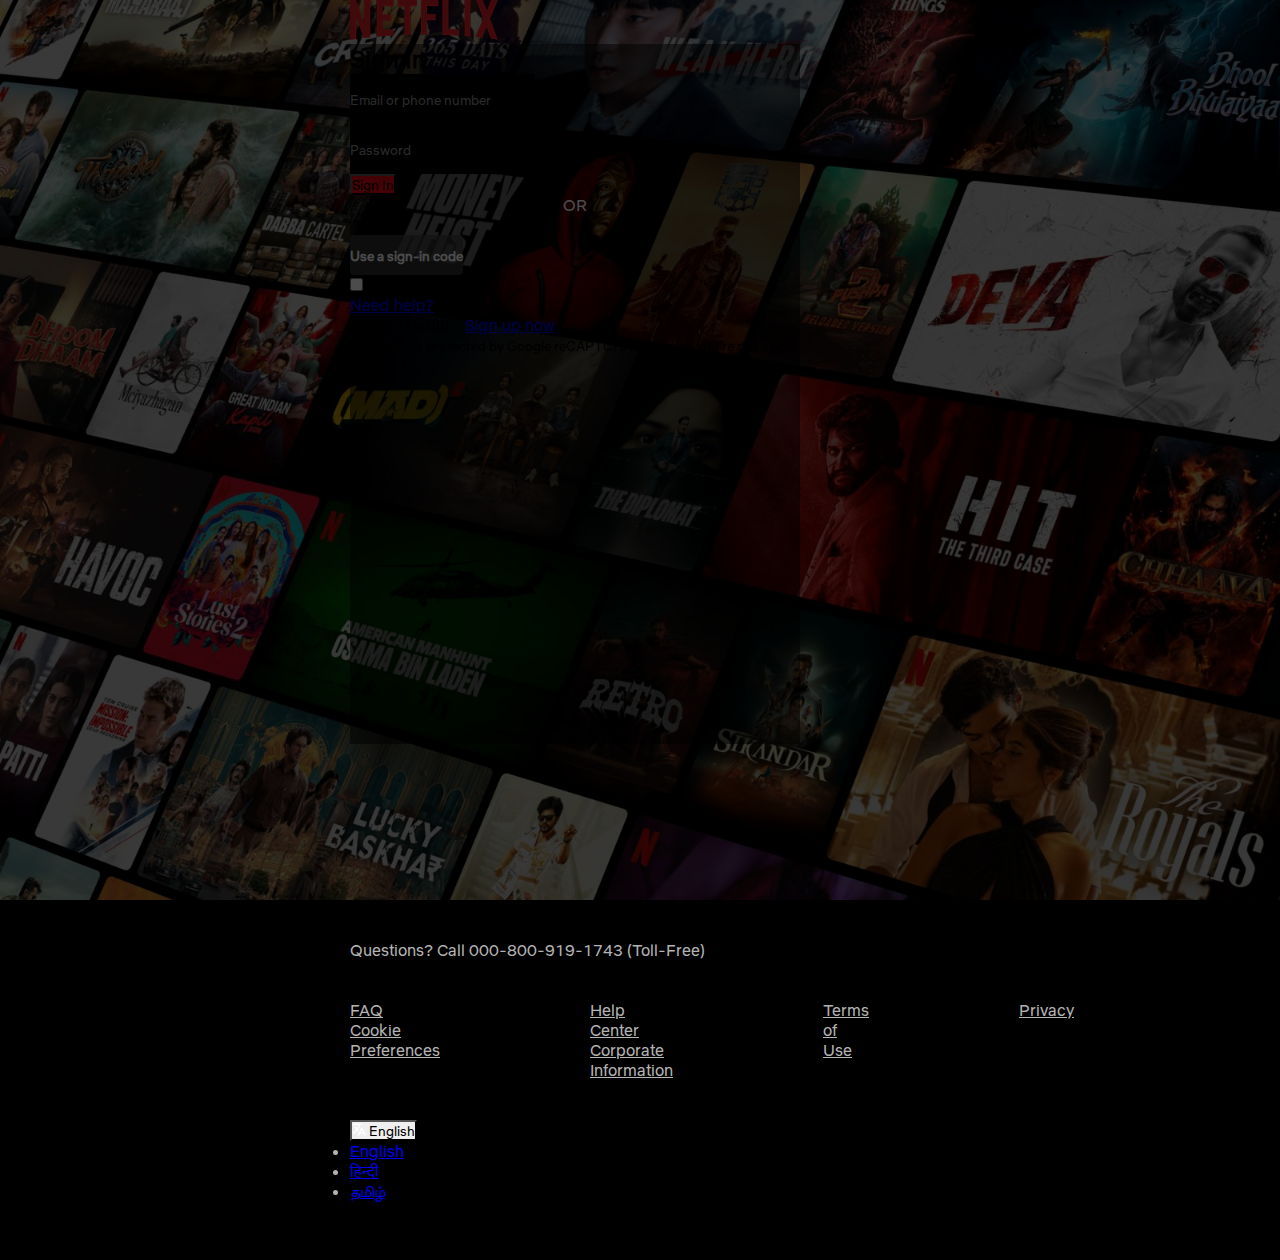
<file: signIn.html>
<!DOCTYPE html>
<html lang="en">

<head>
    <meta charset="UTF-8">
    <meta name="viewport" content="width=device-width, initial-scale=1.0">
    <title>SignIn</title>
    <link rel="stylesheet" href="./styles/signIn.css">
    <link href="https://cdn.jsdelivr.net/npm/bootstrap@5.3.6/dist/css/bootstrap.min.css" rel="stylesheet"
        integrity="sha384-4Q6Gf2aSP4eDXB8Miphtr37CMZZQ5oXLH2yaXMJ2w8e2ZtHTl7GptT4jmndRuHDT" crossorigin="anonymous" />
    <script src="https://cdn.jsdelivr.net/npm/@popperjs/core@2.11.8/dist/umd/popper.min.js"
        integrity="sha384-I7E8VVD/ismYTF4hNIPjVp/Zjvgyol6VFvRkX/vR+Vc4jQkC+hVqc2pM8ODewa9r"
        crossorigin="anonymous"></script>
    <script src="https://cdn.jsdelivr.net/npm/bootstrap@5.3.6/dist/js/bootstrap.min.js"
        integrity="sha384-RuyvpeZCxMJCqVUGFI0Do1mQrods/hhxYlcVfGPOfQtPJh0JCw12tUAZ/Mv10S7D"
        crossorigin="anonymous"></script>
</head>

<body>

    <div class="landing-page">
        <div class="overlay"></div>
        <nav class="navbar navbar-expand-lg px-4">
            <a class="navbar-brand" href="#">
                <img src="./styles/images/Wordmark.png" alt="Logo" height="40" />
            </a>

        </nav>
        <div class="hero-content">
            <div class="container d-flex justify-content-center align-items-center min-vh-100">
                <div class="signin-box p-5 rounded">
                    <h2 class="text-white mb-4">Sign In</h2>
                    <form action="./who.html">
                        <div class="mb-3">
                            <input type="email" class="form-control input-netflix" placeholder="Email or phone number"
                                required>
                        </div>
                        <div class="mb-4">
                            <input type="password" class="form-control input-netflix" placeholder="Password" required>
                        </div>
                        <div class="d-grid mb-3">
                            <button type="submit" class="sign-in btn btn-danger fw-bold">Sign In</button>
                        </div>
                        <div class="or">OR</div>
                        <div class="sign-in-code d-grid mb-3">
                            <button type="submit" class="sign-in-code-btn">Use a sign-in code</button>
                        </div>
                        <div class="d-flex justify-content-between text-secondary mb-4 small">
                            <div>
                                <input type="checkbox" id="rememberMe">
                                <label for="rememberMe">Remember me</label>
                            </div>
                            <a href="#" class="text-secondary text-decoration-none">Need help?</a>
                        </div>
                        <div class="text-secondary small">
                            <p>New to Netflix? <a href="#" class="text-white text-decoration-none">Sign up now</a>.</p>
                            <p><small>This page is protected by Google reCAPTCHA to ensure you're not a bot.</small></p>
                        </div>
                    </form>
                </div>
            </div>
        </div>

    </div>
    <footer>
        <div class="questions">Questions? Call 000-800-919-1743 (Toll-Free)</div>
        <div class="footer-links">
            <div class="one">

                <ul>
                    <li><a href="#">FAQ</a></li>
                    <li><a href="#">Cookie Preferences</a></li>
                </ul>
            </div>
            <div class="two">
                <ul>
                    <li><a href="#">Help Center</a></li>
                    <li><a href="#">Corporate Information</a></li>
                </ul>
            </div>
            <div class="three">
                <ul><li><a href="#">Terms of Use</a></li></ul>
            </div>
            <div class="four"><ul><li><a href="#">Privacy</a></li></ul></div>
        </div>
         <div class="dropdown">
            <button
                class="dropdown-button btn btn-outline-light dropdown-toggle d-flex align-items-center justify-content-center gap-2"
                type="button" data-bs-toggle="dropdown" aria-expanded="false">
                <img class="img-lang" src="./styles/images/Vector.png" alt="icon" />
                English
            </button>
            <ul class="dropdown-menu dropdown-menu-end">
                <li><a class="dropdown-item" href="#">English</a></li>
                <li><a class="dropdown-item" href="#">हिन्दी</a></li>
                <li><a class="dropdown-item" href="#">தமிழ்</a></li>
            </ul>
        </div>
    </footer>



    <script src="./index.js"></script>
</body>

</html>
</file>
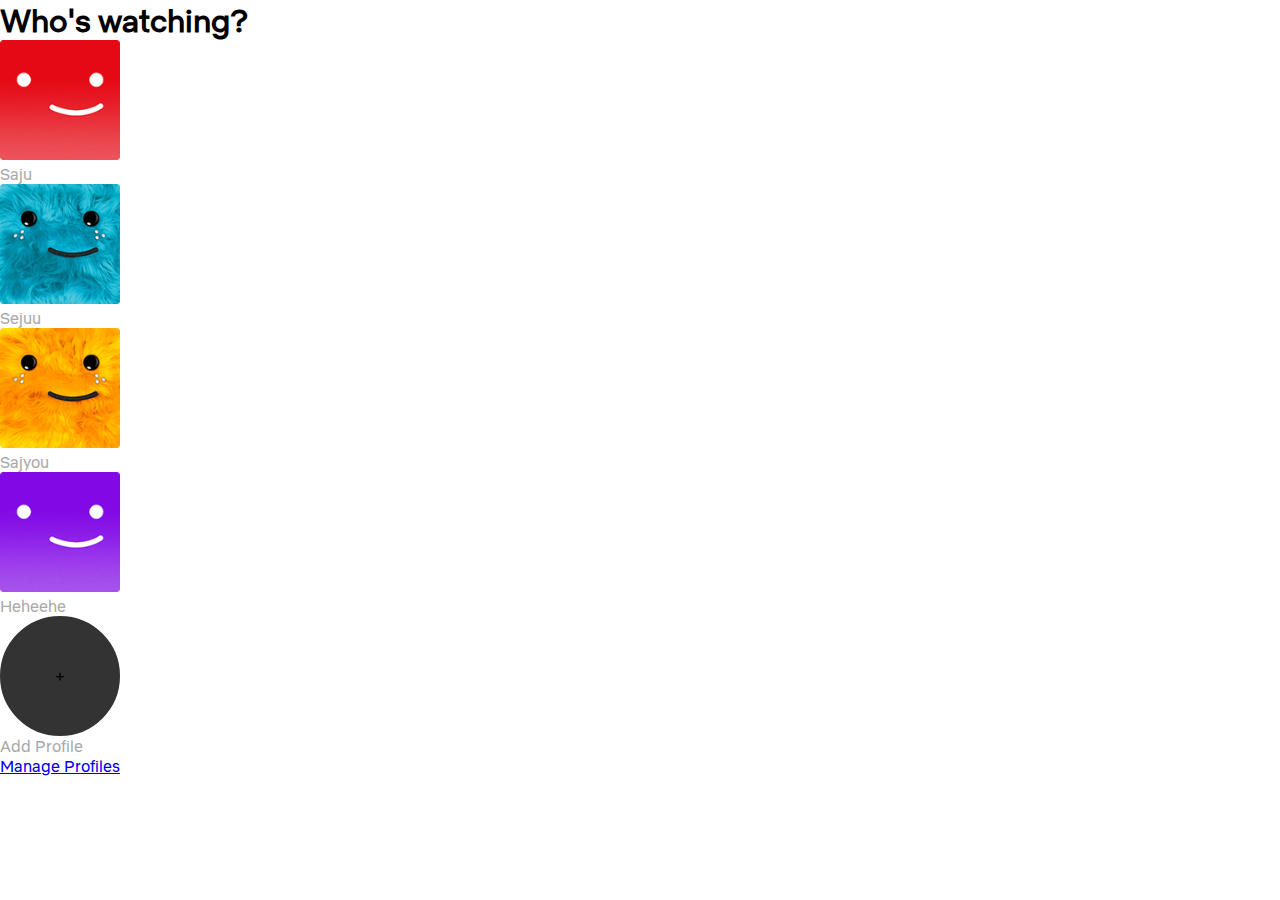
<file: who.html>
<!DOCTYPE html>
<html lang="en">

<head>
    <meta charset="UTF-8">
    <meta name="viewport" content="width=device-width, initial-scale=1.0">
    <title>Who's Watching</title>
    <link rel="stylesheet" href="./styles/who.css">
    <link href="https://cdn.jsdelivr.net/npm/bootstrap@5.3.6/dist/css/bootstrap.min.css" rel="stylesheet"
        integrity="sha384-4Q6Gf2aSP4eDXB8Miphtr37CMZZQ5oXLH2yaXMJ2w8e2ZtHTl7GptT4jmndRuHDT" crossorigin="anonymous" />
    <script src="https://cdn.jsdelivr.net/npm/@popperjs/core@2.11.8/dist/umd/popper.min.js"
        integrity="sha384-I7E8VVD/ismYTF4hNIPjVp/Zjvgyol6VFvRkX/vR+Vc4jQkC+hVqc2pM8ODewa9r"
        crossorigin="anonymous"></script>
    <script src="https://cdn.jsdelivr.net/npm/bootstrap@5.3.6/dist/js/bootstrap.min.js"
        integrity="sha384-RuyvpeZCxMJCqVUGFI0Do1mQrods/hhxYlcVfGPOfQtPJh0JCw12tUAZ/Mv10S7D"
        crossorigin="anonymous"></script>
</head>


    <body class="bg-dark text-center text-white">

        <div class="container vh-100 d-flex flex-column justify-content-center align-items-center">
            <h1 class="mb-5 fw-bold">Who's watching?</h1>

            <div class="row justify-content-center gx-4 gy-4">
                <div class="col-6 col-sm-4 col-md-3">
                    <div class="profile">
                        <a href="./home.html">
                            <img src="./styles/images/who-watching/01.png" alt="User 1">
                        </a>
                        <p class="mt-2">Saju</p>
                    </div>
                </div>

                <div class="col-6 col-sm-4 col-md-3">
                    <div class="profile">
                        <a href="./home.html">

                            <img src="./styles/images/who-watching/06.png" alt="User 2">
                        </a>
                        <p class="mt-2">Sejuu</p>
                    </div>
                </div>

                <div class="col-6 col-sm-4 col-md-3">
                    <div class="profile">
                        <a href="./home.html">

                            <img src="./styles/images/who-watching/12.png" alt="User 3">
                        </a>
                        <p class="mt-2">Sajyou</p>
                    </div>
                </div>

                <div class="col-6 col-sm-4 col-md-3">
                    <div class="profile">
                        <a href="./home.html">

                            <img src="./styles/images/who-watching/15.png" alt="User 3">
                        </a>
                        <p class="mt-2">Heheehe</p>
                    </div>
                </div>

                <div class="col-6 col-sm-4 col-md-3">
                    <div class="profile">
                        <div
                            class="add-profile d-flex justify-content-center align-items-center rounded-circle border border-3 border-secondary">
                            <span class="display-4 fw-bold text-white">+</span>
                        </div>
                        <p class="mt-2">Add Profile</p>
                    </div>
                </div>
            </div>

            <div class="mt-5">
                <a href="#" class="text-secondary text-decoration-none">Manage Profiles</a>
            </div>
        </div>
        <script src="./index.js"></script>
    </body>

</html>
</file>
<file: styles/styles.css>
@font-face {
    font-family: 'MyFont';
    src: url('fonts/netflix-sans-font/NetflixSans-Regular.otf') format('truetype');
    font-weight: normal;
    font-style: normal;
}

@font-face {
    font-family: 'MyFont-bold';
    src: url('fonts/netflix-sans-font/NetflixSans-Bold.otf') format('truetype');
    font-weight: normal;
    font-style: normal;
}

* {
    margin: 0;
    padding: 0;
    box-sizing: border-box;
    font-family: 'MyFont'
}

.landing-page {
    padding-left: 350px;
    padding-right: 350px;
    height: 100vh;
    background: url("./images/landing-hero-bg.jpg");
    background-size: cover;
    background-position: center;
    background-repeat: no-repeat;
    height: 100vh;
    position: relative;
}

.overlay {
    position: absolute;
    top: 0;
    left: 0;
    height: 100%;
    width: 100%;
    background-color: rgba(0, 0, 0, 0.7);
    z-index: 1;
}

.navbar {
    z-index: 2;
    font-weight: bold;
}

.btn {
    width: 131px;
    height: 32px;
    border-radius: 8;
    font-weight: bold !important;
}

.dropdown-button {
    border-color: #545454 !important;
}

.dropdown-button:hover {
    background-color: transparent !important;
    color: #ffff !important;
    border-color: #f8f9fa !important;
    box-shadow: none !important;
}



.signin {
    height: 32px;
    width: 77px;
    border-radius: 8;
    background-color: #E50914 !important;
    font-size: 14px;
    font-weight: bold !important;
}

.img-lang {

    filter: brightness(100%) saturate(100%);
    margin-right: 5px;
    align-content: center;
}

.hero-content {
    position: absolute;
    top: 40%;
    right: 30%;
    max-width: 900px;
    height: 500px;
    /* width: 950px; */
    color: #ffffff !important;
    z-index: 3;
    gap: 90px;
}

.heading-hero h1 {
    font-family: 'MyFont-bold';
    font-weight: bolder;
    font-size: 68px;
    color: #ffffff !important;
    margin-bottom: 40px;
    text-align: center;
}

.subhead-hero h4 {
    text-align: center;
    font-size: 21px;
    font-weight: bold;
    margin-bottom: 30px;
}

.p-hero p {
    text-align: center;
    font-size: 17px !important;
    margin-bottom: 20px;
}

.input-group {
    max-width: 650px;
    justify-self: center;
}

.input-group img {
    text-align: center;
    margin-left: 10px;
}

.form-control {
    width: 350px;
    height: 55px;
    background-color: rgba(0, 0, 0, 0.8) !important;
    border-color: #808080 !important;
    font-size: 16px !important;
    margin-right: 10px;
}

.form-control::placeholder {
    color: #BCBCBC !important;
}

.get-started {
    width: 210px;
    height: 55px;
    background-color: #E50914 !important;
    color: #ffffff;
    font-size: 24px !important;
    font-weight: bold;
}


/********************************************************************* page 2 ******************************************************88*/
.trending-now {
    padding-left: 350px;
    padding-right: 350px;
    background-color: black;
    padding-top: 2px;
    height: 60vh;
}

.trending-title {
    color: white;
    font-size: 40px;
    font-weight: bold;
}


.carousel-wrapper {
    position: relative;
}

.carousel-container {
    display: flex;
    overflow-x: auto;
    scroll-behavior: smooth;
    gap: 1rem;
    padding: 1rem 0;
}

.carousel-container::-webkit-scrollbar {
    display: none;
}

.card {
  min-width: 300px;
  flex: 0 0 auto;
  transition: transform 0.3s;
}

.card img {
    width: 100% !important;
}

.carousel-btn {
    position: absolute;
    top: 50%;
    transform: translateY(-50%);
    z-index: 10;
    background-color: rgba(0, 0, 0, 0.6);
    color: white;
    border: none;
    padding: 0.5rem 1rem;
    font-size: 1.5rem;
    cursor: pointer;
}

.carousel-btn.left {
    left: 0;
    display: none;
}

.carousel-btn.right {
    right: 0;
}

/* .image-wrapper {
  position: relative;
}
.image-wrapper .number {
  position: absolute;
  bottom: 30px;
  left: -15px;
  height: 90px;
  width: 40px !important;
   filter: 
    drop-shadow(1px 0 0 white)
    drop-shadow(-1px 0 0 white)
    drop-shadow(0 1px 0 white)
    drop-shadow(0 -1px 0 white);
    filter: grayscale(1) brightness(0) invert(1);


} */


/**************************************************** page 3 *******************************************************************/

.more-reason-to-join{
     padding-left: 350px;
    padding-right: 350px;
    background-color: black;
    padding-top: 2px;
    height: 60vh;
}



.more-reason-title {
    color: white;
    font-size: 40px;
    font-weight: bold;
}


.reason-card {
      background-color: #141414;
      border: none;
      border-radius: 1rem;
      padding: 2rem;
      text-align: left;
      transition: transform 0.3s ease;
      height: 350px !important;
      color: white;
      position: relative;
    }


    .reason-card:hover {
      transform: translateY(-5px);
    }

   

    .reason-title {
      font-size: 1.3rem;
      font-weight: bold;
      margin-bottom: 1.5rem;
    }

    

    
    .icon{
        position: absolute;
        right: 20px;
        bottom: 30px;
    }
    .reason-description {
      font-size: 0.95rem;
      color: #ccc;
    }


    /******************************************* page 4 **************************************************/


    .faq-section {
        padding-left: 350px;
    padding-right: 350px;
    background-color: black;
    padding-top: 2px;
    height: 100vh;
    }

    .faq-title {
        font-family: 'MyFont-bold';
        color: white;
    font-size: 30px !important;
    font-weight: bolder;
    margin-bottom: 30px;
    }

    .accordion-button {
      background-color:#2A2A2A !important;
      color: white !important;
      font-size: 24px !important;
      padding: 1.2rem;
      border: 0 !important;
      height: 80px;
    }

    .accordion-button:not(.collapsed) {
      background-color: #303030;
      color: white;
      border: 0 !important;

    }

    .accordion-item {
      background-color: #303030;
      border: none;
      margin-bottom: 1rem;
       border: 0 !important;
    }

    .accordion-body {
      background-color: #303030;
      color: #ddd;
      font-size: 24px;
      padding: 1.2rem;
       border: 0 !important;


    }

    .accordion-button::after {
      filter: invert(1);
    }



    /* ***********************************************************page 6 *********************************************************/


.create-membership{
    margin-top: 60px;
    color: white;
}

.p-create-membership p {
    text-align: center;
    font-size: 17px !important;
    margin-bottom: 20px;
}

.input-group {
    max-width: 650px;
    justify-self: center;
}

.input-group img {
    text-align: center;
    margin-left: 10px;
}

.form-control {
    width: 350px;
    height: 55px;
    background-color: rgba(0, 0, 0, 0.8) !important;
    border-color: #808080 !important;
    font-size: 16px !important;
    margin-right: 10px;
}

.form-control::placeholder {
    color: #BCBCBC !important;
}

.get-started {
    width: 210px;
    height: 55px;
    background-color: #E50914 !important;
    color: #ffffff;
    font-size: 24px !important;
    font-weight: bold;
}


/******************************************************* footer ************************************************************************** */

footer{
  padding-left: 350px;
    padding-right: 350px;
    background-color: black;
    padding-top: 2px;
    height: 60vh;   
    display: flex;
    flex-direction: column;
    gap: 40px;
    color: #B3B3B3;
}

.footerlinks{
    display: flex;
    gap: 150px;
}

.footerlinks ul{
    list-style: none;
    
}

.footerlinks ul li a{
    list-style: none;
    text-decoration: none;
    color: #B3B3B3;
    text-decoration: underline;
}

.questions span{
    text-decoration: underline;
}

.learn-more span{
    text-decoration: underline;
    color: blue;
}
</file>
<file: styles/signIn.css>
@font-face {
            font-family: 'MyFont';
            src: url('fonts/netflix-sans-font/NetflixSans-Regular.otf') format('truetype');
            font-weight: normal;
            font-style: normal;
        }

        @font-face {
            font-family: 'MyFont-bold';
            src: url('fonts/netflix-sans-font/NetflixSans-Bold.otf') format('truetype');
            font-weight: normal;
            font-style: normal;
        }

        * {
            margin: 0;
            padding: 0;
            box-sizing: border-box;
            font-family: 'MyFont', Arial, sans-serif;
        }

        .landing-page {
            padding-left: 350px;
            padding-right: 350px;
            height: 100vh;
            background: url("./images/landing-hero-bg.jpg");
            background-size: cover;
            background-position: center;
            background-repeat: no-repeat;
            height: 100vh;
            position: relative;
        }

        .overlay {
            position: absolute;
            top: 0;
            left: 0;
            height: 100%;
            width: 100%;
            background-color: rgba(0, 0, 0, 0.7);
            z-index: 1;
        }
        
        .navbar {
            z-index: 2;
            font-weight: bold;
        }

        .signin-box {
            background-color: rgba(0, 0, 0, 0.5); 
            width: 100%;
            max-width: 500px;
            z-index: 3;
            height: 700px;
            width: 450px;
        }

        .input-netflix {
            background-color: #000000 !important;
            color: white !important;
            border: none;
            height: 50px;
        }

        .input-netflix::placeholder {
            color: #8c8c8c !important;
        }

        .input-netflix:focus {
            background-color: #444;
            box-shadow: none;
            color: white;
        }

        .sign-in{
            background-color: #E50914 !important;
        }

        .or{
            text-align: center;
            color: #FFFFFF;
            margin-bottom: 20px;
        }
        
        .sign-in-code-btn{
            text-align: center;
            background-color: rgba(63, 63, 63, 0.7);
            border-radius: 4px;
            height: 40px; 
            border: none;
            font-weight: bold;
            color: white;
        }

        /***************************************************************88 foooter *******************************************************************88*/

        footer{
            padding-left: 350px;
            padding-right: 350px;
            background-color: black;
            padding-top: 2px;
            height: 40vh;   
            display: flex;
            flex-direction: column;
            gap: 40px;
            color: #B3B3B3;
            padding-top: 40px;
        }

        .footer-links{
            display: flex;
            gap: 150px;
        }

        .footer-links ul{
            list-style: none;
        }

        .footer-links ul li a{
            list-style: none;
            text-decoration: none;
            color: #B3B3B3;
            text-decoration: underline;
        }

        .dropdown-button {
            border-color: #545454 !important;
        }

        .dropdown-button:hover {
            background-color: transparent !important;
            color: #ffff !important;
            border-color: #f8f9fa !important;
            box-shadow: none !important;
        }

        /* RESPONSIVE STYLES - Mobile Optimization */
        @media (max-width: 768px) {
            .landing-page {
                padding-left: 20px;
                padding-right: 20px;
                min-height: 100vh;
            }

            .signin-box {
                width: 100%;
                max-width: 100%;
                height: auto;
                min-height: 500px;
                padding: 30px 20px;
            }

            footer {
                padding-left: 20px;
                padding-right: 20px;
                height: auto;
                min-height: 30vh;
                gap: 30px;
                padding-top: 30px;
                padding-bottom: 30px;
            }

            .footer-links {
                flex-direction: column;
                gap: 30px;
            }

            .footer-links ul {
                display: grid;
                grid-template-columns: 1fr 1fr;
                gap: 15px;
            }
        }

        @media (max-width: 480px) {
            .landing-page {
                padding-left: 15px;
                padding-right: 15px;
            }

            .signin-box {
                padding: 25px 15px;
                min-height: 450px;
            }

            .input-netflix {
                height: 45px;
                font-size: 14px;
            }

            footer {
                padding-left: 15px;
                padding-right: 15px;
                gap: 25px;
                padding-top: 25px;
            }

            .footer-links ul {
                grid-template-columns: 1fr;
                gap: 12px;
            }

            .footer-links ul li a {
                font-size: 14px;
            }
        }

        /* Tablet adjustments */
        @media (min-width: 769px) and (max-width: 1024px) {
            .landing-page {
                padding-left: 100px;
                padding-right: 100px;
            }

            .signin-box {
                width: 400px;
            }

            footer {
                padding-left: 100px;
                padding-right: 100px;
            }

            .footer-links {
                gap: 80px;
            }
        }

        /* Large tablet / small desktop */
        @media (min-width: 1025px) and (max-width: 1200px) {
            .landing-page {
                padding-left: 200px;
                padding-right: 200px;
            }

            footer {
                padding-left: 200px;
                padding-right: 200px;
            }

            .footer-links {
                gap: 100px;
            }
        }
</file>
<file: styles/who.css>
@font-face {
    font-family: 'MyFont';
    src: url('fonts/netflix-sans-font/NetflixSans-Regular.otf') format('truetype');
    font-weight: normal;
    font-style: normal;
}

@font-face {
    font-family: 'MyFont-bold';
    src: url('fonts/netflix-sans-font/NetflixSans-Bold.otf') format('truetype');
    font-weight: normal;
    font-style: normal;
}

* {
    margin: 0;
    padding: 0;
    box-sizing: border-box;
    font-family: 'MyFont'
}


.profile img {
  width: 120px;
  height: 120px;
  object-fit: cover;
  transition: transform 0.3s;
}

.profile img:hover {
  transform: scale(1.1);
  cursor: pointer;
}
.add-profile {
  width: 120px;
  height: 120px;
  background-color: #333;
  border-radius: 50%;
  display: flex;
  justify-content: center;
  align-items: center;
  border: 3px solid #333;
  transition: background-color 0.3s, transform 0.3s;
}

.add-profile:hover {
  background-color: #555;
  transform: scale(1.1);
  cursor: pointer;
}


p {
  font-size: 1rem;
  color: #aaa;
}
</file>
